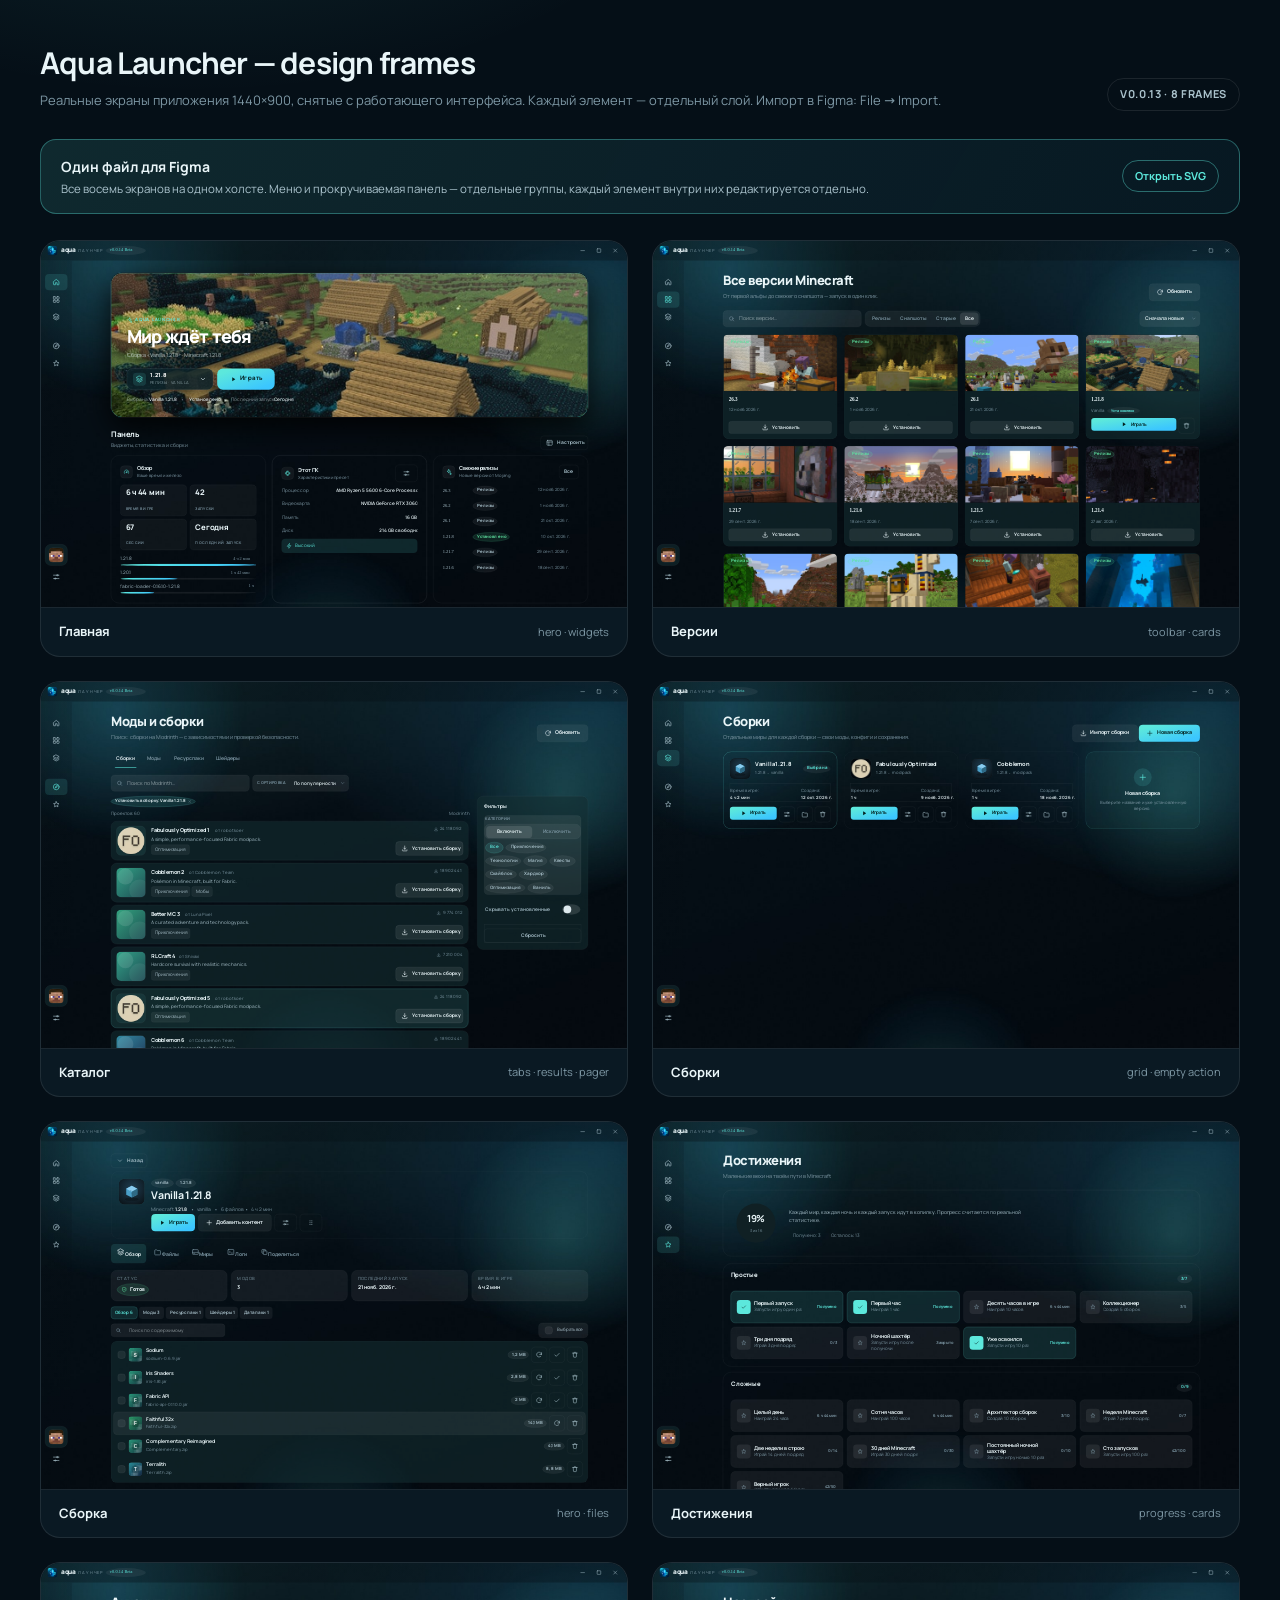
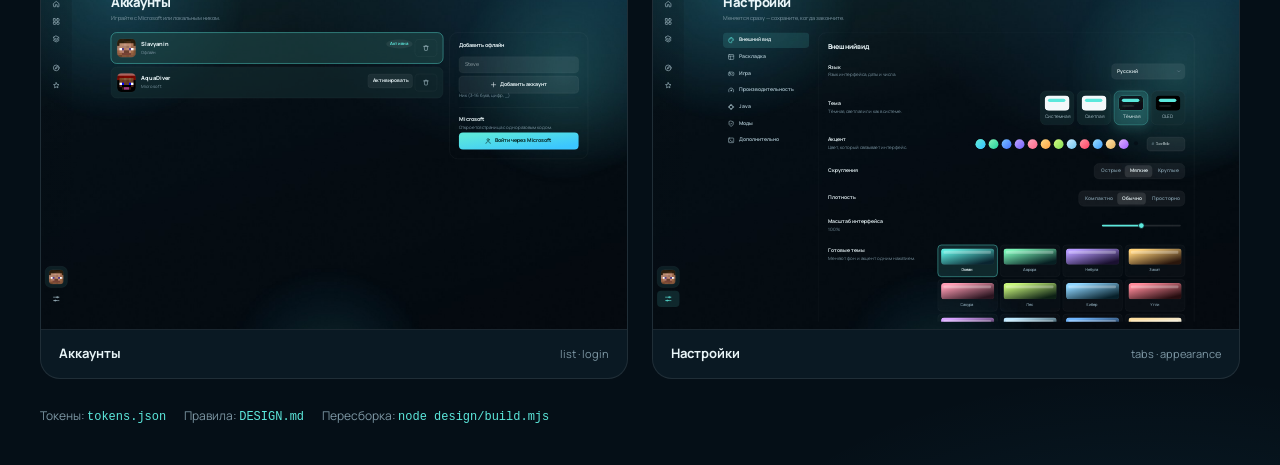
<file: design/index.html>
<!doctype html>
<html lang="ru">
<head>
<meta charset="utf-8">
<meta name="viewport" content="width=device-width, initial-scale=1">
<title>Aqua Launcher — design frames</title>
<style>
  @font-face{font-family:Manrope;font-weight:200 800;src:url("../ui/assets/fonts/manrope-cyrillic.woff2") format("woff2");unicode-range:U+0301,U+0400-045F,U+0490-0491,U+04B0-04B1,U+2116}
  @font-face{font-family:Manrope;font-weight:200 800;src:url("../ui/assets/fonts/manrope-latin.woff2") format("woff2")}
  :root{color-scheme:dark;--bg:#050f17;--panel:#0a1923;--line:rgba(255,255,255,.09);--text:#e9f5f8;--dim:#aac2cc;--muted:#7d97a4;--accent:#5ce8dc}
  *{box-sizing:border-box}
  body{margin:0;background:radial-gradient(900px 500px at 15% -10%,rgba(92,232,220,.13),transparent 60%),radial-gradient(800px 500px at 90% 110%,rgba(59,198,255,.10),transparent 60%),var(--bg);color:var(--text);font:14px/1.5 Manrope,Inter,system-ui,sans-serif;padding:40px}
  header{display:flex;align-items:flex-end;justify-content:space-between;gap:24px;max-width:1440px;margin:0 auto 28px}
  h1{margin:0;font-size:30px;letter-spacing:-.8px}
  header p{margin:6px 0 0;color:var(--muted);font-size:13px}
  .badge{border:1px solid var(--line);border-radius:999px;padding:7px 12px;color:var(--dim);font-size:11px;font-weight:700;letter-spacing:.06em;text-transform:uppercase}
  .master{display:flex;align-items:center;justify-content:space-between;gap:18px;max-width:1440px;margin:0 auto 26px;padding:16px 20px;border:1px solid rgba(92,232,220,.35);border-radius:16px;background:linear-gradient(120deg,rgba(92,232,220,.12),rgba(59,198,255,.05));color:inherit;text-decoration:none;transition:border-color .18s,background .18s}
  .master:hover,.master:focus-visible{border-color:rgba(92,232,220,.75);background:linear-gradient(120deg,rgba(92,232,220,.18),rgba(59,198,255,.08))}
  .master b{display:block;font-size:14px}
  .master small{display:block;margin-top:3px;color:var(--dim);font-size:11.5px}
  .master span{flex:none;border:1px solid rgba(92,232,220,.4);border-radius:999px;padding:7px 12px;color:var(--accent);font-size:11px;font-weight:700}
  .grid{display:grid;grid-template-columns:repeat(auto-fit,minmax(420px,1fr));gap:24px;max-width:1440px;margin:0 auto}
  a.card{display:block;border:1px solid var(--line);border-radius:20px;background:var(--panel);overflow:hidden;color:inherit;text-decoration:none;transition:border-color .18s,transform .18s}
  a.card:hover,a.card:focus-visible{border-color:rgba(92,232,220,.5);transform:translateY(-2px)}
  a.card img{display:block;width:100%;height:auto;border-bottom:1px solid var(--line);background:#04121b}
  .meta{display:flex;align-items:center;justify-content:space-between;gap:12px;padding:14px 18px}
  .meta b{font-size:13px}
  .meta span{font-size:11px;color:var(--muted)}
  footer{max-width:1440px;margin:28px auto 0;color:var(--muted);font-size:12px;display:flex;gap:18px;flex-wrap:wrap}
  footer code{color:var(--accent)}
</style>
</head>
<body>
<header>
  <div>
    <h1>Aqua Launcher — design frames</h1>
    <p>Реальные экраны приложения 1440×900, снятые с работающего интерфейса. Каждый элемент — отдельный слой. Импорт в Figma: File → Import.</p>
  </div>
  <span class="badge">v0.0.13 · 8 frames</span>
</header>
<a class="master" href="Aqua-Launcher.fig.svg">
  <div>
    <b>Один файл для Figma</b>
    <small>Все восемь экранов на одном холсте. Меню и прокручиваемая панель — отдельные группы, каждый элемент внутри них редактируется отдельно.</small>
  </div>
  <span>Открыть SVG</span>
</a>
<main class="grid">
  <a class="card" href="screens/home.svg"><img src="screens/home.svg" alt="Главная"><div class="meta"><b>Главная</b><span>hero · widgets</span></div></a>
  <a class="card" href="screens/library.svg"><img src="screens/library.svg" alt="Версии"><div class="meta"><b>Версии</b><span>toolbar · cards</span></div></a>
  <a class="card" href="screens/discover.svg"><img src="screens/discover.svg" alt="Каталог"><div class="meta"><b>Каталог</b><span>tabs · results · pager</span></div></a>
  <a class="card" href="screens/instances.svg"><img src="screens/instances.svg" alt="Сборки"><div class="meta"><b>Сборки</b><span>grid · empty action</span></div></a>
  <a class="card" href="screens/pack.svg"><img src="screens/pack.svg" alt="Сборка"><div class="meta"><b>Сборка</b><span>hero · files</span></div></a>
  <a class="card" href="screens/achievements.svg"><img src="screens/achievements.svg" alt="Достижения"><div class="meta"><b>Достижения</b><span>progress · cards</span></div></a>
  <a class="card" href="screens/accounts.svg"><img src="screens/accounts.svg" alt="Аккаунты"><div class="meta"><b>Аккаунты</b><span>list · login</span></div></a>
  <a class="card" href="screens/settings.svg"><img src="screens/settings.svg" alt="Настройки"><div class="meta"><b>Настройки</b><span>tabs · appearance</span></div></a>
</main>
<footer>
  <span>Токены: <code>tokens.json</code></span>
  <span>Правила: <code>DESIGN.md</code></span>
  <span>Пересборка: <code>node design/build.mjs</code></span>
</footer>
</body>
</html>
</file>
